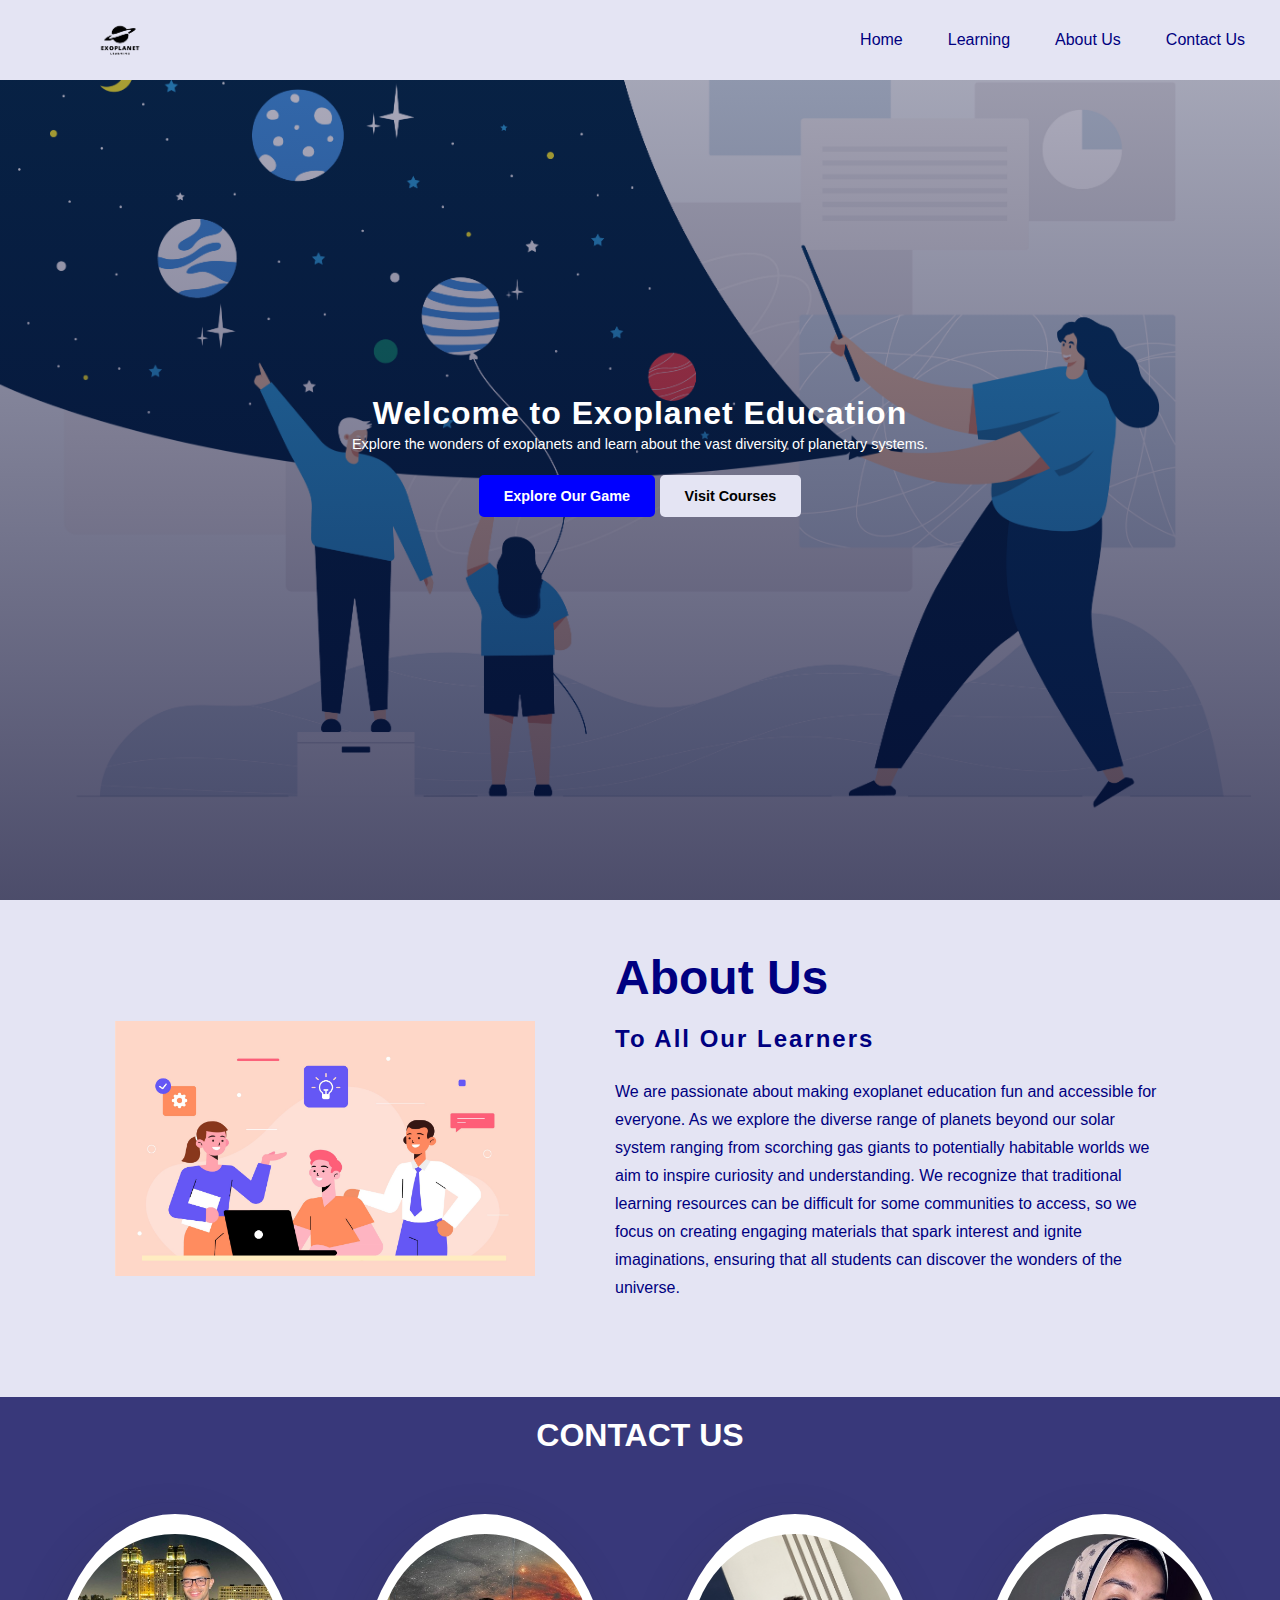
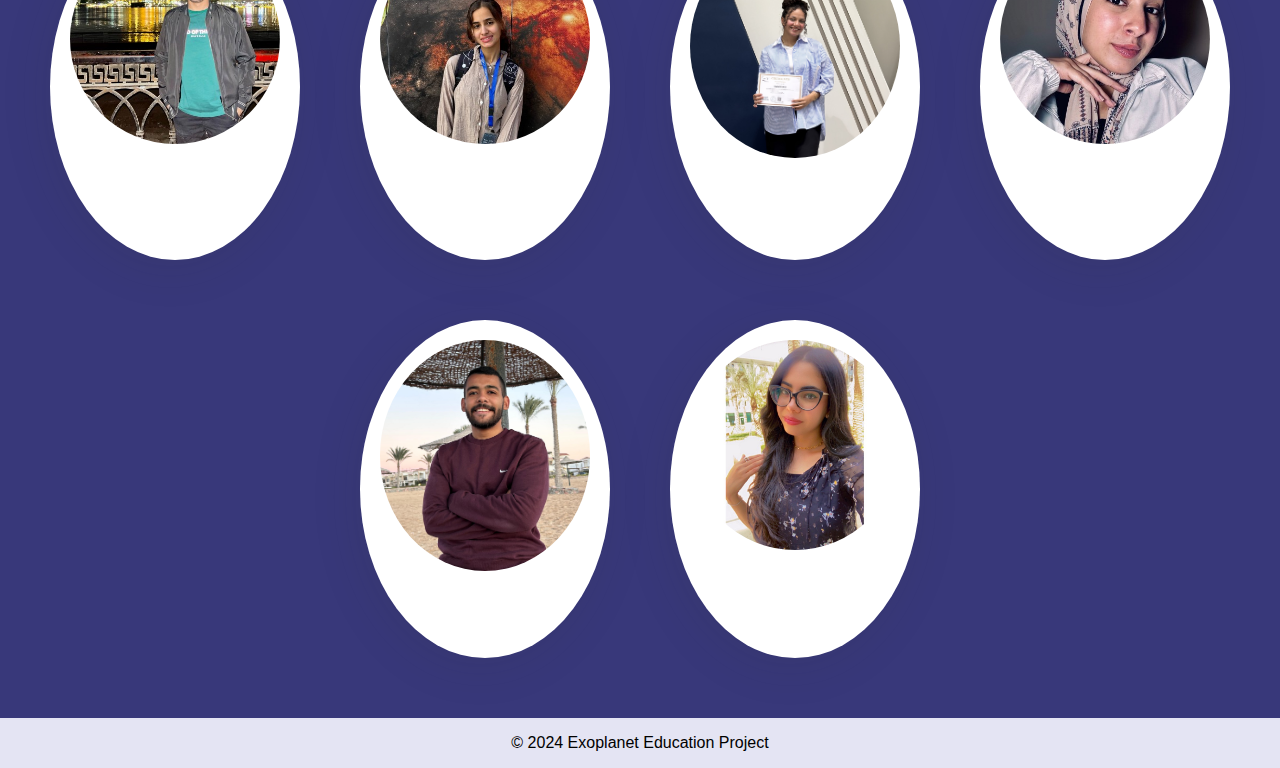
<file: index.html>
<!DOCTYPE html>
<html lang="en">

<head>
    <meta charset="UTF-8">
    <meta http-equiv="X-UA-Compatible" content="IE=edge">
    <meta name="viewport" content="width=device-width, initial-scale=1.0">
    <title>Exoplanet Education</title>
    <link href='https://unpkg.com/boxicons@2.1.4/css/boxicons.min.css' rel='stylesheet'>
    <link rel="stylesheet" href="style.css">
</head>

<body>
    <header>
    <!-- NAVBAR -->
    <nav>
        <img src="Planet-removebg-preview.png" alt="Logo">
        <div class="navigation">
            <i class='bx bx-menu menu-icon'></i> <!-- Menu icon for mobile -->
            <div class="nav-items">
                <a href="#home"><i class="homenav"></i>Home</a>
                <a href="courses.html"><i class="learningnav"></i>Learning</a>
                <a href="#about"><i class="aboutnav"></i>About Us</a>
                <a href="#contact"><i class="contactnav"></i>Contact Us</a>
            </div>
        </div>
    </nav>
    
    
    
     <!-- home -->
     <section id="home">
        <h2>Welcome to Exoplanet Education</h2>
        <p>Explore the wonders of exoplanets and learn about the vast diversity of planetary systems.</p>
        <div class="button">
            <a class="game" href="#">Explore Our Game</a>
            <a class="courses" href="courses.html">Visit Courses</a>
        </div>
      </section>
      <section id="about">
        <div class="main">
            <img src="aboutus.jpg">
            <div class="about-text">
                <h1>About Us</h1>
                <h4>To All Our Learners</h4>
                <p>We are passionate about making exoplanet education fun and accessible for everyone. As we explore the diverse range of planets beyond our solar system ranging from scorching gas giants to potentially habitable worlds we aim to inspire curiosity and understanding. We recognize that traditional learning resources can be difficult for some communities to access, so we focus on creating engaging materials that spark interest and ignite imaginations, ensuring that all students can discover the wonders of the universe.</p>

            </div>
        </div>
      </section>

   
    

    </header>
    <section class="contact">
        <h3 id="contact">CONTACT US <i class="uil uil-user"></i></h3>
        <div class="home-container">
            <div class="profile-card">
                <div class="img">
                    <img src="img4.jpeg">
                </div>
                <div class="caption">
                    <h3>Omar Khaled</h3>
                    <p>Software Engineer</p>
                    <div class="social-links">
                        <a href="https://www.linkedin.com/in/omar-khaled-b32450223/">CONTACT</a>
                    </div>
                </div>
            </div>
            <div class="profile-card">
                <div class="img">
                    <img src="img3.jpeg">
                </div>
                <div class="caption">
                    <h3>Traneem Ehab</h3>
                    <p>Electronics and Electrical <br> Communications Engineer</p>
                    <div class="social-links">
                        <a href="https://www.linkedin.com/in/traneem-ehab/">CONTACT</a></i>
                        
                    </div>
                </div>
            </div>
            <div class="profile-card">
              <div class="img">
                  <img src="img5.jpg">
              </div>
              <div class="caption">
                  <h3>Shahd Kamal</h3>
                  <p>Front-End Developer<br>CyberSecurity Engineer</p>
                  <div class="social-links">
                    <a href="https://www.linkedin.com/in/shahd-kamal-9b9a57274">CONTACT</a></i>
                     
                  </div>
              </div>
          </div>
          
          <div class="profile-card">
            <div class="img">
                <img src="img2.jpeg">
            </div>
            <div class="caption">
                <h3>Afnan Ehab</h3>
                <p>Interior Designer</p>
                <div class="social-links">
                    <a href="https://www.linkedin.com/in/afnan-ehab-63836722a/">CONTACT</a></i>
                    
                </div>
            </div>
        </div>
        <div class="profile-card">
            <div class="img">
                <img src="img6.jpg">
            </div>
            <div class="caption">
                <h3>Mohamed Yasser</h3>
                <p>CyberSecurity Engineer</p>
                <div class="social-links">
                  <a href="https://www.linkedin.com/in/mohamed-yasser-5852a4227">CONTACT</a></i>
                   
                </div>
            </div>
        </div>
            <div class="profile-card">
                <div class="img">
                    <img src="img1.jpeg">
                </div>
                <div class="caption">
                    <h3>Aya Hussein</h3>
                    <p>Machine Learning Engineer</p>
                    <div class="social-links">
                        <a href="https://www.linkedin.com/in/eng-ayahussein/">CONTACT</a></i>
                     
                    </div>
                </div>
            </div>
        </div>
        </div>
    </section>
    <section id="Learning">
        <a href="courses.html"></a>
    </section>
    <footer>
        <div class="container">
            <p>&copy; 2024 Exoplanet Education Project</p>
        </div>
    </footer>
    
</body>
<script>
    window.addEventListener("scroll", function() {
      const nav = document.querySelector("nav");
      nav.classList.toggle("scrolled", window.scrollY > 50);
    });
  
    const menuIcon = document.querySelector('.menu-icon');
    const navItems = document.querySelector('.nav-items');
  
    menuIcon.addEventListener('click', () => {
      navItems.classList.toggle('active');
    });
  </script>
  
</html>
</file>
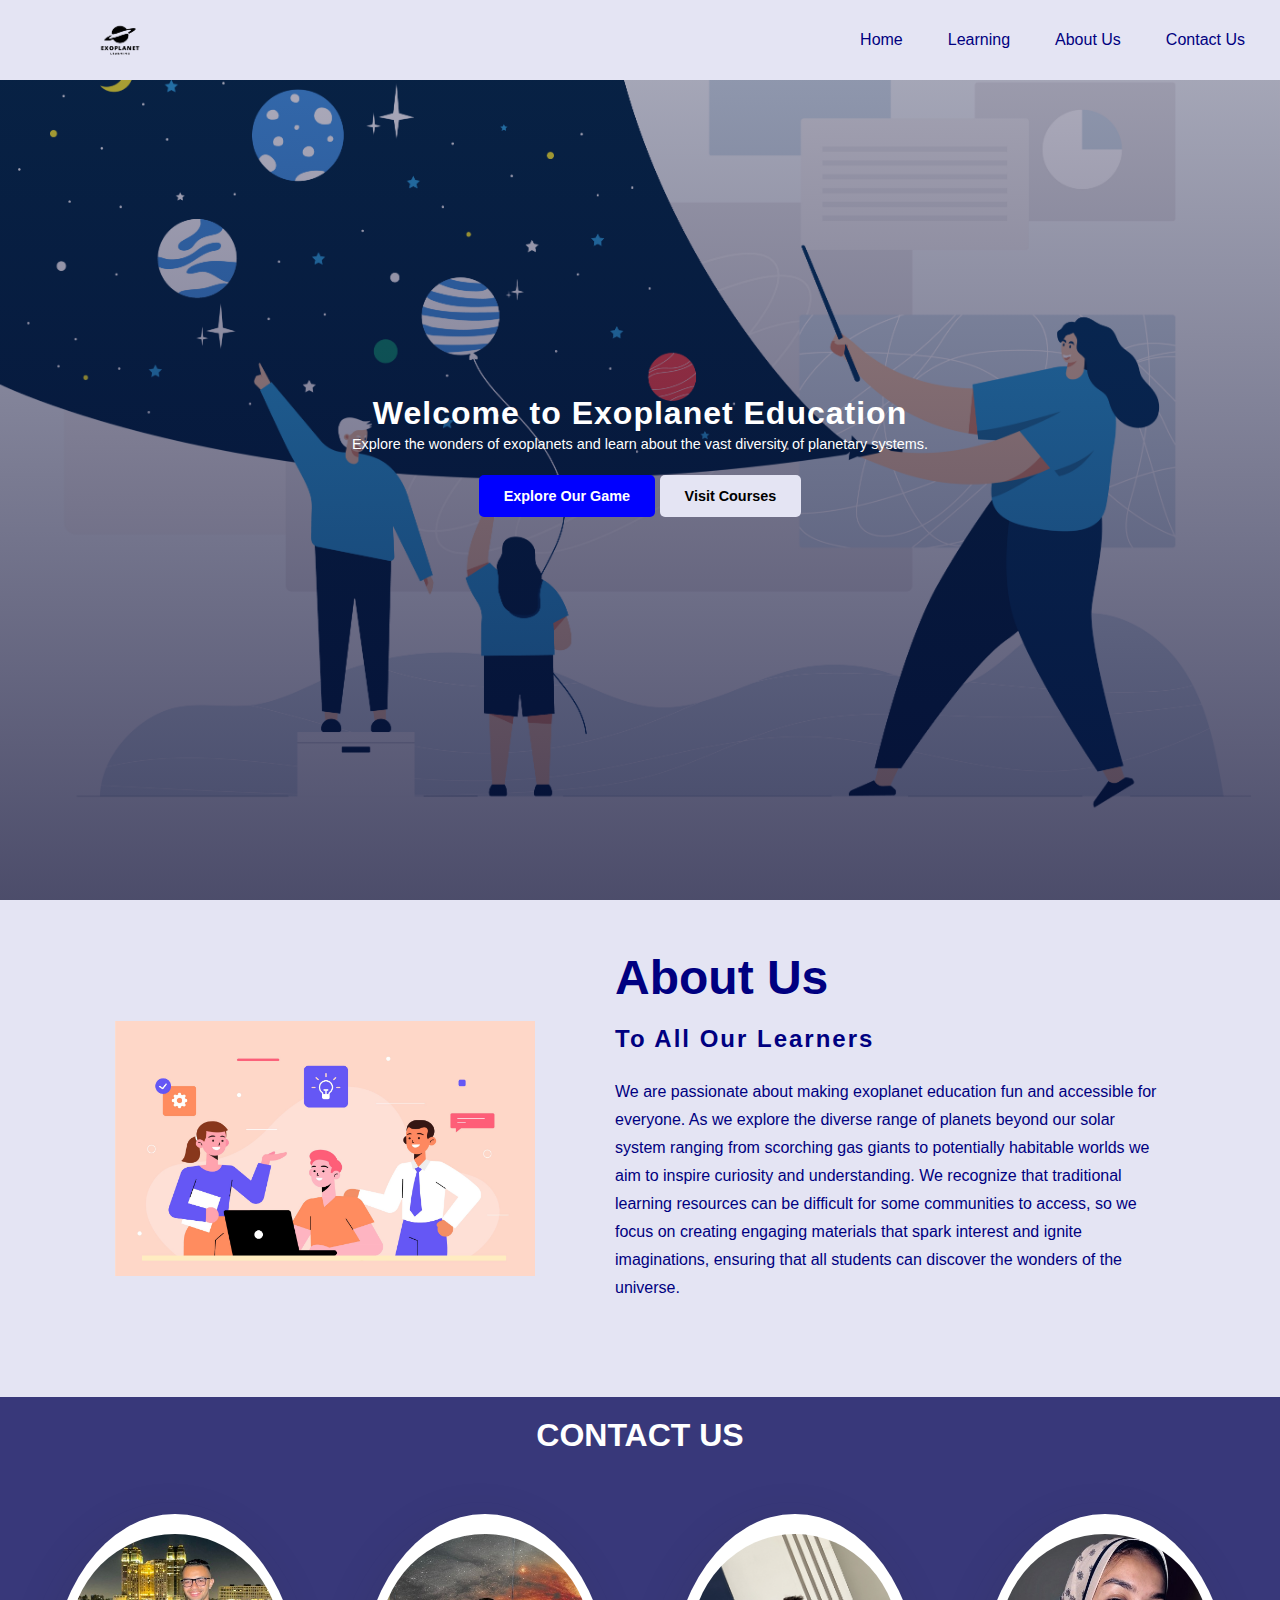
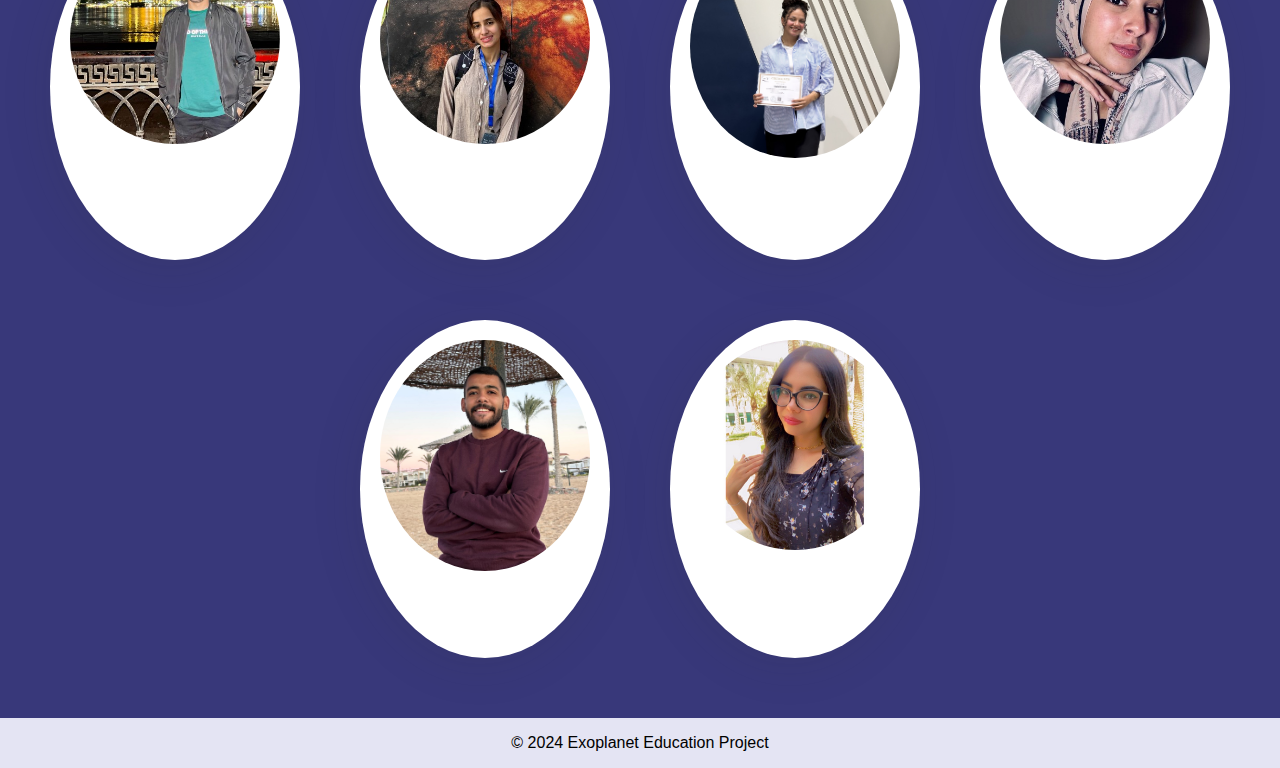
<file: bodyy.html>
<!DOCTYPE html>
<html lang="en">

<head>
    <meta charset="UTF-8">
    <meta http-equiv="X-UA-Compatible" content="IE=edge">
    <meta name="viewport" content="width=device-width, initial-scale=1.0">
    <title>Exoplanet Education</title>
    <link href='https://unpkg.com/boxicons@2.1.4/css/boxicons.min.css' rel='stylesheet'>
    <link rel="stylesheet" href="style.css">
</head>

<body>
    <header>
    <!-- NAVBAR -->
    <nav>
        <img src="Planet-removebg-preview.png" alt="Logo">
        <div class="navigation">
            <div class="nav-items">
                <a href="#home"><i class="homenav"></i>Home</a>
                <a href="courses.html"><i class="learningnav"></i>Learning</a>
                <a href="#about"><i class="aboutnav"></i>About Us</a>
                <a href="#contact"><i class="contactnav"></i>Contact Us</a>
                
               
            </div>

    </nav>
    
    
     <!-- home -->
     <section id="home">
        <h2>Welcome to Exoplanet Education</h2>
        <p>Explore the wonders of exoplanets and learn about the vast diversity of planetary systems.</p>
        <div class="button">
            <a class="game" href="#">Explore Our Game</a>
            <a class="courses" href="courses.html">Visit Courses</a>
        </div>
      </section>
      <section id="about">
        <div class="main">
            <img src="aboutus.jpg">
            <div class="about-text">
                <h1>About Us</h1>
                <h4>To All Our Learners</h4>
                <p>We are passionate about making exoplanet education fun and accessible for everyone. As we explore the diverse range of planets beyond our solar system ranging from scorching gas giants to potentially habitable worlds we aim to inspire curiosity and understanding. We recognize that traditional learning resources can be difficult for some communities to access, so we focus on creating engaging materials that spark interest and ignite imaginations, ensuring that all students can discover the wonders of the universe.</p>

            </div>
        </div>
      </section>

   
    

    </header>
    <section class="contact">
        <h3 id="contact">CONTACT US <i class="uil uil-user"></i></h3>
        <div class="home-container">
            <div class="profile-card">
                <div class="img">
                    <img src="img4.jpeg">
                </div>
                <div class="caption">
                    <h3>Omar Khaled</h3>
                    <p>Software Engineer</p>
                    <div class="social-links">
                        <a href="https://www.linkedin.com/in/omar-khaled-b32450223/">CONTACT</a>
                    </div>
                </div>
            </div>
            <div class="profile-card">
                <div class="img">
                    <img src="img3.jpeg">
                </div>
                <div class="caption">
                    <h3>Traneem Ehab</h3>
                    <p>Electronics and Electrical <br> Communications Engineer</p>
                    <div class="social-links">
                        <a href="https://www.linkedin.com/in/traneem-ehab/">CONTACT</a></i>
                        
                    </div>
                </div>
            </div>
            <div class="profile-card">
              <div class="img">
                  <img src="img5.jpg">
              </div>
              <div class="caption">
                  <h3>Shahd Kamal</h3>
                  <p>Front-End Developer<br>CyberSecurity Engineer</p>
                  <div class="social-links">
                    <a href="https://www.linkedin.com/in/shahd-kamal-9b9a57274">CONTACT</a></i>
                     
                  </div>
              </div>
          </div>
          
          <div class="profile-card">
            <div class="img">
                <img src="img2.jpeg">
            </div>
            <div class="caption">
                <h3>Afnan Ehab</h3>
                <p>Interior Designer</p>
                <div class="social-links">
                    <a href="https://www.linkedin.com/in/afnan-ehab-63836722a/">CONTACT</a></i>
                    
                </div>
            </div>
        </div>
        <div class="profile-card">
            <div class="img">
                <img src="img6.jpg">
            </div>
            <div class="caption">
                <h3>Mohamed Yasser</h3>
                <p>CyberSecurity Engineer</p>
                <div class="social-links">
                  <a href="https://www.linkedin.com/in/mohamed-yasser-5852a4227">CONTACT</a></i>
                   
                </div>
            </div>
        </div>
            <div class="profile-card">
                <div class="img">
                    <img src="img1.jpeg">
                </div>
                <div class="caption">
                    <h3>Aya Hussein</h3>
                    <p>Machine Learning Engineer</p>
                    <div class="social-links">
                        <a href="https://www.linkedin.com/in/eng-ayahussein/">CONTACT</a></i>
                     
                    </div>
                </div>
            </div>
        </div>
        </div>
    </section>
    <section id="Learning">
        <a href="courses.html"></a>
    </section>
    
    
    

    
    
        
    <footer>
        <div class="container">
            <p>&copy; 2024 Exoplanet Education Project</p>
        </div>
    </footer>
</body>

</html>
</file>
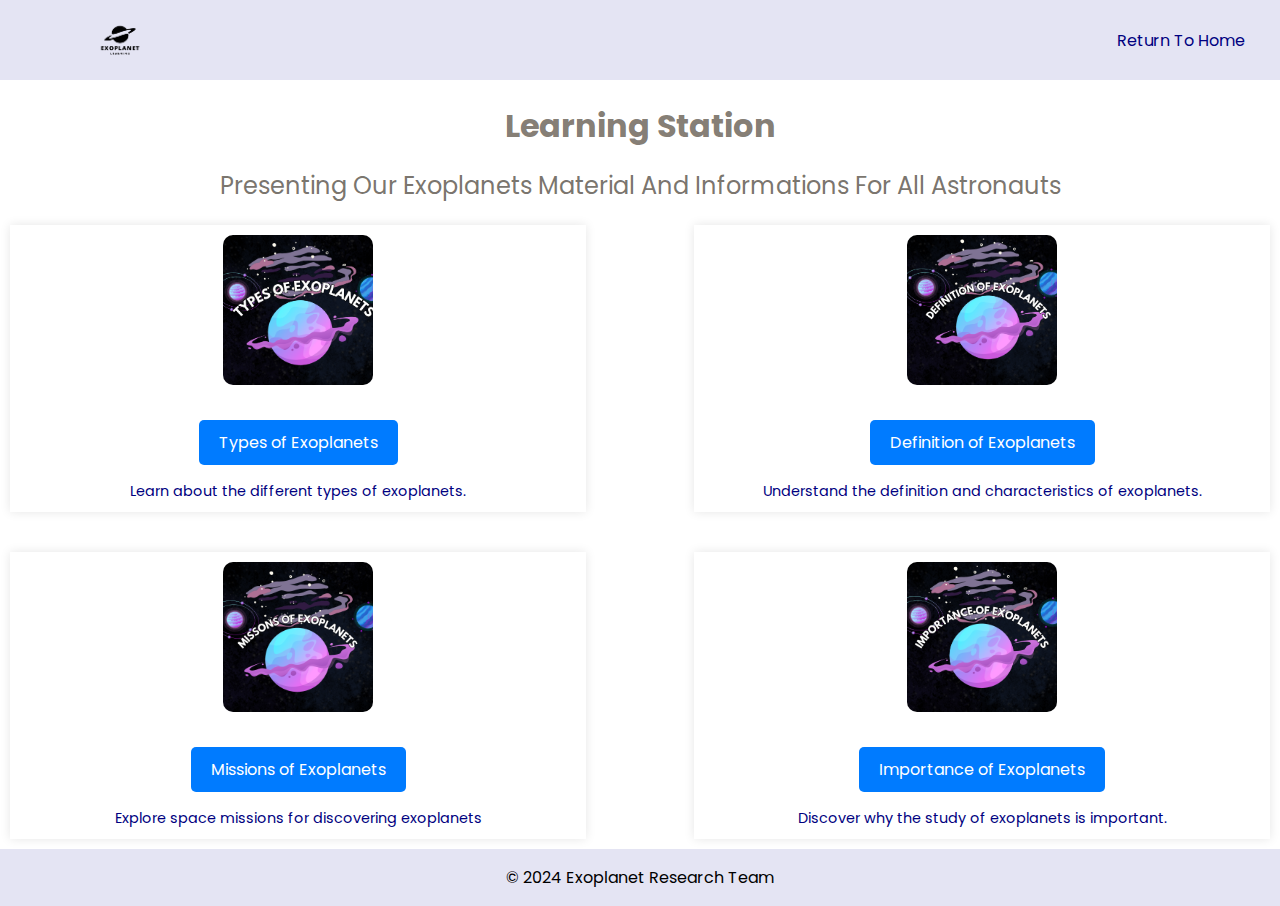
<file: courses.html>
<!DOCTYPE html>
<html lang="en">
<head>
<meta charset="UTF-8">
<meta name="viewport" content="width=device-width, initial-scale=1.0">
<link rel="stylesheet" href="courses.css">
<title>Learning Station</title>
</head>
<body>

        <header>
        <!-- NAVBAR -->
        <nav>
            <img src="Planet-removebg-preview.png" alt="Logo">
            <div class="navigation">
                <i class='bx bx-menu menu-icon'></i> <!-- Menu icon for mobile -->

                <div class="nav-items">
                    <a href="index.html"><i class="homenav"></i>Return To Home</a>
                </div>
        </nav>
   
    
    <section id="data">
        
        <h1 class="lear">Learning Station</h1>
        <p>Presenting Our Exoplanets Material And Informations For All Astronauts</p>
      </section>
      
      <div class="data-row">
        
        <div class="data-section">
            
            <img src="ttyty.png" alt="">
            <a class="btn" href="types.html">Types of Exoplanets</a>
            <p>Learn about the different types of exoplanets. </p>
        </div>
        <div class="data-section">
            <img src="dddd.png" alt="Definition">
            <a class="btn" href="definition.html">Definition of Exoplanets</a>
            <p>Understand the definition and characteristics of exoplanets.</p>
        </div>
        <div class="data-section">
            <img src="missiio.png" alt="">
            <a class="btn" href="M.html">Missions of Exoplanets</a>
            <p>Explore space missions for discovering exoplanets</p>
        </div>
       
        <div class="data-section">
            <img src="iim.png" alt="Importance">
            <a class="btn" href="importance.html">Importance of Exoplanets</a>
            <p>Discover why the study of exoplanets is important.</p>
        </div>
    </div>
        </header>
        <footer>
            <p>&copy; 2024 Exoplanet Research Team</p>
        </footer>
</body>
</html>
</file>
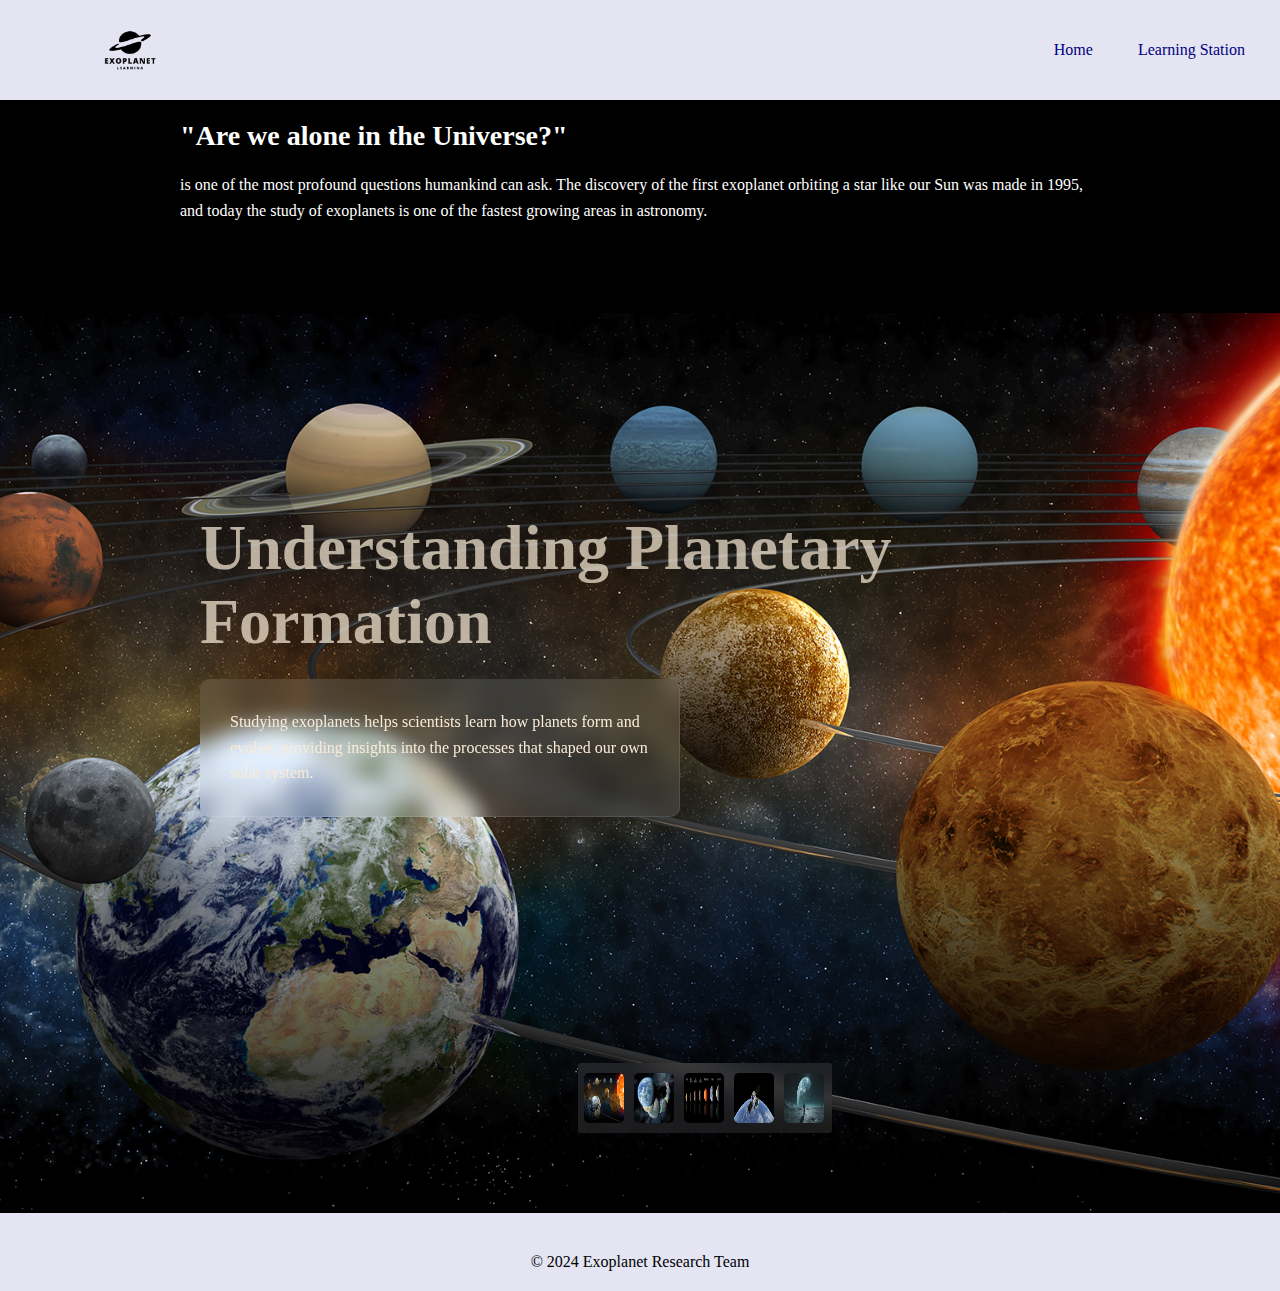
<file: importance.html>
<!DOCTYPE html>
<html lang="en">
<head>
    <meta charset="UTF-8">
    <meta name="viewport" content="width=device-width, initial-scale=1.0">
    <link rel="stylesheet" href="importance.css">
    <link rel="stylesheet" href="swiper-bundle.min.css">
    <link rel="stylesheet" href="https://unicons.iconscout.com/release/v4.0.8/css/line.css">
    
    <title>Importance</title>
</head>
<body>

    
    <header>
      <nav>
        <img src="Planet-removebg-preview.png" alt="Logo">
        <div class="navigation">
            <div class="nav-items">
              <a href="index.html"><i class="homenav"></i> Home</a>
              <a href="courses.html"><i class="learningnav"></i>Learning Station</a>
            </div>

        </nav>
    </header>

    <div class="container">
        <div class="text">
            
            <h2>"Are we alone in the Universe?" </h2>
            <p>is one of the most profound questions humankind can ask. The discovery of the first exoplanet orbiting a star like our Sun was made in 1995, and today the study of exoplanets is one of the fastest growing areas in astronomy.</p>
        </div>
       
    </div>

    
    <section class="home">
        <div class="swiper-background">
          
            <div class="swiper-wrapper">
              
              <div class="swiper-slide">
                <img src="planet-formation.jpg" />
                <div class="img1-content">
                    <h2 class="title1">Understanding Planetary Formation</h2>
                    <p>Studying exoplanets helps scientists learn how planets form and evolve, providing insights into the processes that shaped our own solar system.</p>
             
                    
                </div>
              </div>
              <div class="swiper-slide dark-layer">
                <img src="sear.jpg" />
                <div class="img1-content">
                    <h2 class="title1">Searching for Life</h2>
                    <p>Exoplanets offer potential habitats for life. By examining their atmospheres, scientists can look for signs of life, such as specific gases that indicate biological activity.</p>
                   
                    
                </div>
              </div>

              <div class="swiper-slide">
                <img src="compar.jpg" />
                <div class="img1-content">
                    <h2 class="title1">Comparing Planetary Systems</h2>
                    <p>Exoplanets come in various sizes and types, some very different from those in our solar system. This diversity helps test theories about planetary system formation and evolution.</p>
                    
                </div>
              </div>
              <div class="swiper-slide">
                <img src="tesssss.png" />
                <div class="img1-content">
                    <h2 class="title1">Technological Advancements</h2>
                    <p>The search for exoplanets drives the development of new technologies and methods, such as advanced telescopes and data analysis techniques, which have broader applications.</p>
                    
                    
                    
                    
                </div>
              </div>
              <div class="swiper-slide">
                <img src="cur.jpg" />
                <div class="img1-content">
                    <h2 class="title1">Inspiring Curiosity and Exploration</h2>
                    <p>Discovering new worlds fuels our curiosity and desire to explore, helping us understand our place in the universe and inspiring future generations of scientists and explorers.</p>
  
                </div>
              </div>
            </div>
          </div>
          <div class="swiper-background-thumbs">
            <div class="swiper-wrapper thumbs-container">
              <img src="planet-formation.jpg"class="swiper-slide" alt="">
              <img src="sear.jpg" class="swiper-slide" alt="">
              <img src="compar.jpg" class="swiper-slide" alt="">
              <img src="tesssss.png" class="swiper-slide" alt="">
              <img src="cur.jpg" class="swiper-slide" alt="">
            
        
             
              <div class="swiper-slide">
                
              </div>
              
            </div>
          </div>
    </section>
    
      
 
    
    <script src="swiper-bundle.min.js"></script>
    <script src="importance.js"></script>
    <footer>
      <p> &copy; 2024 Exoplanet Research Team</p>
  </footer>
</body>
</html>
</file>
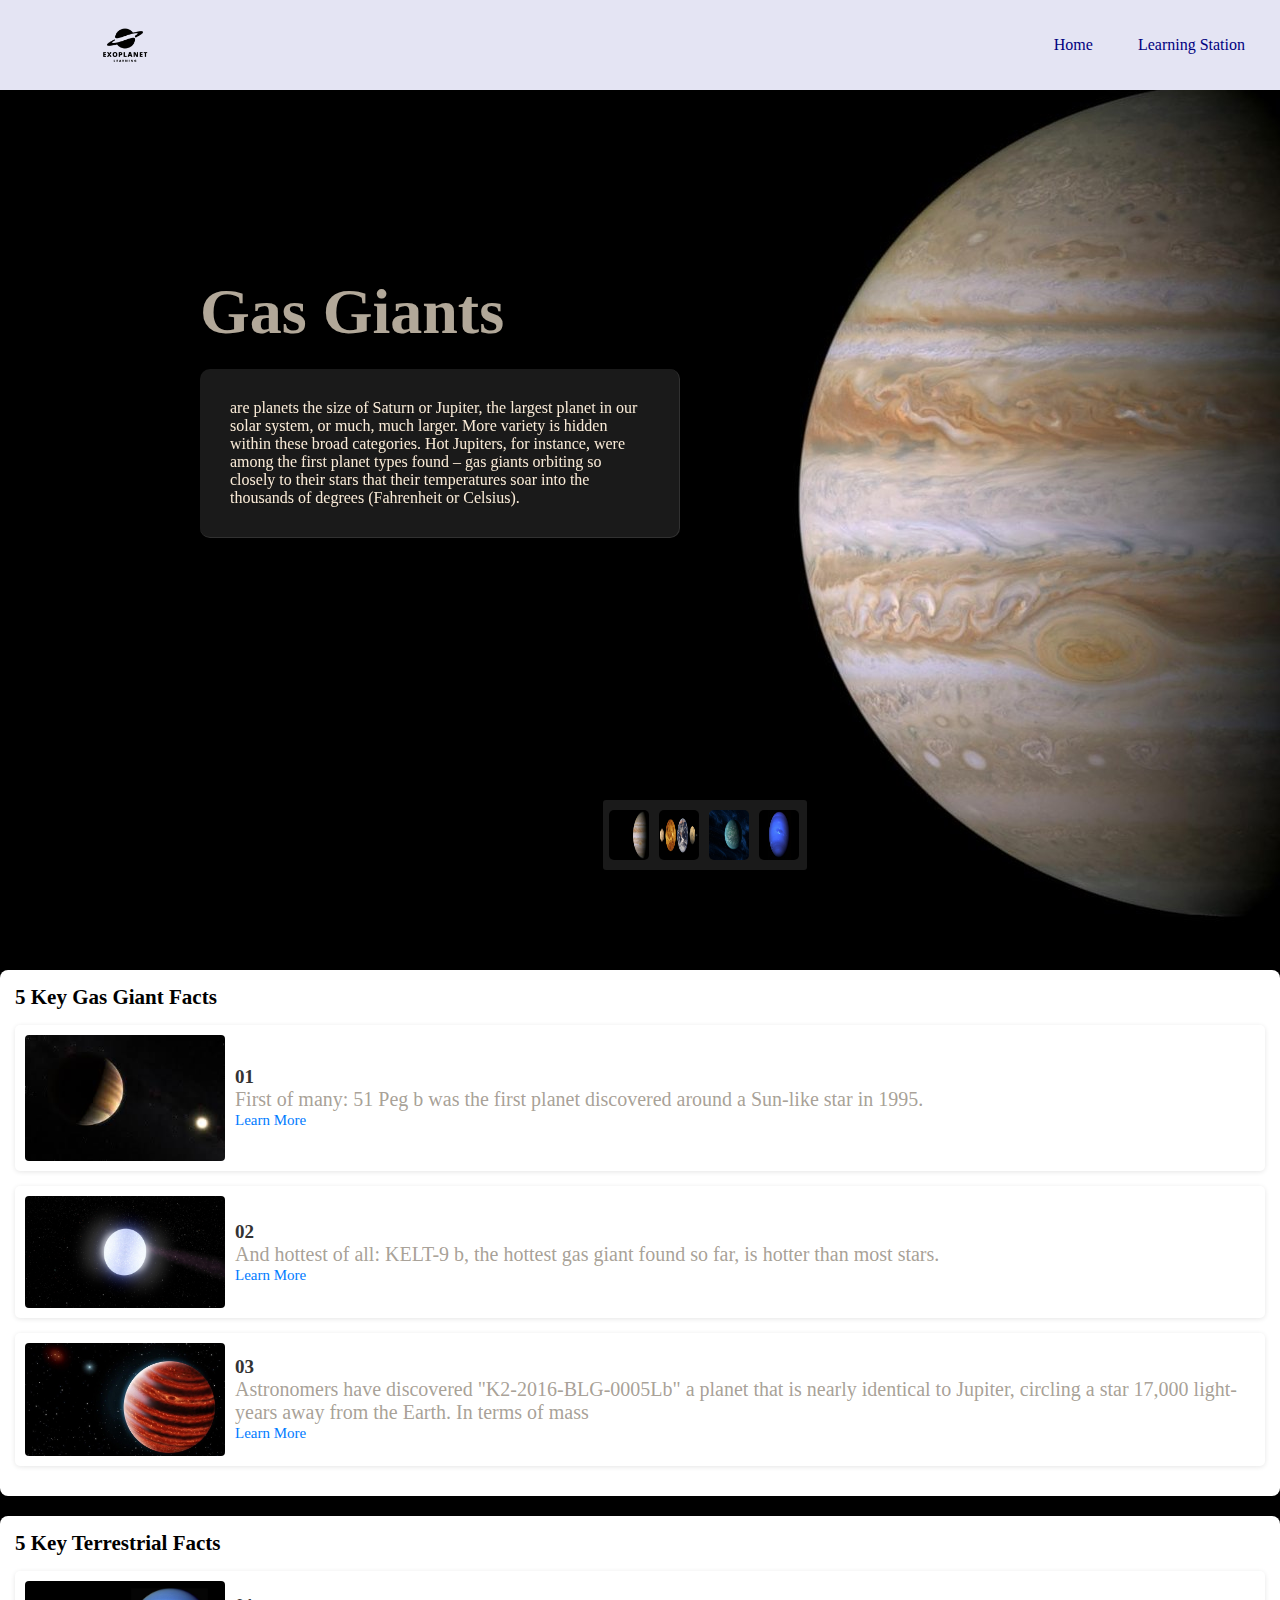
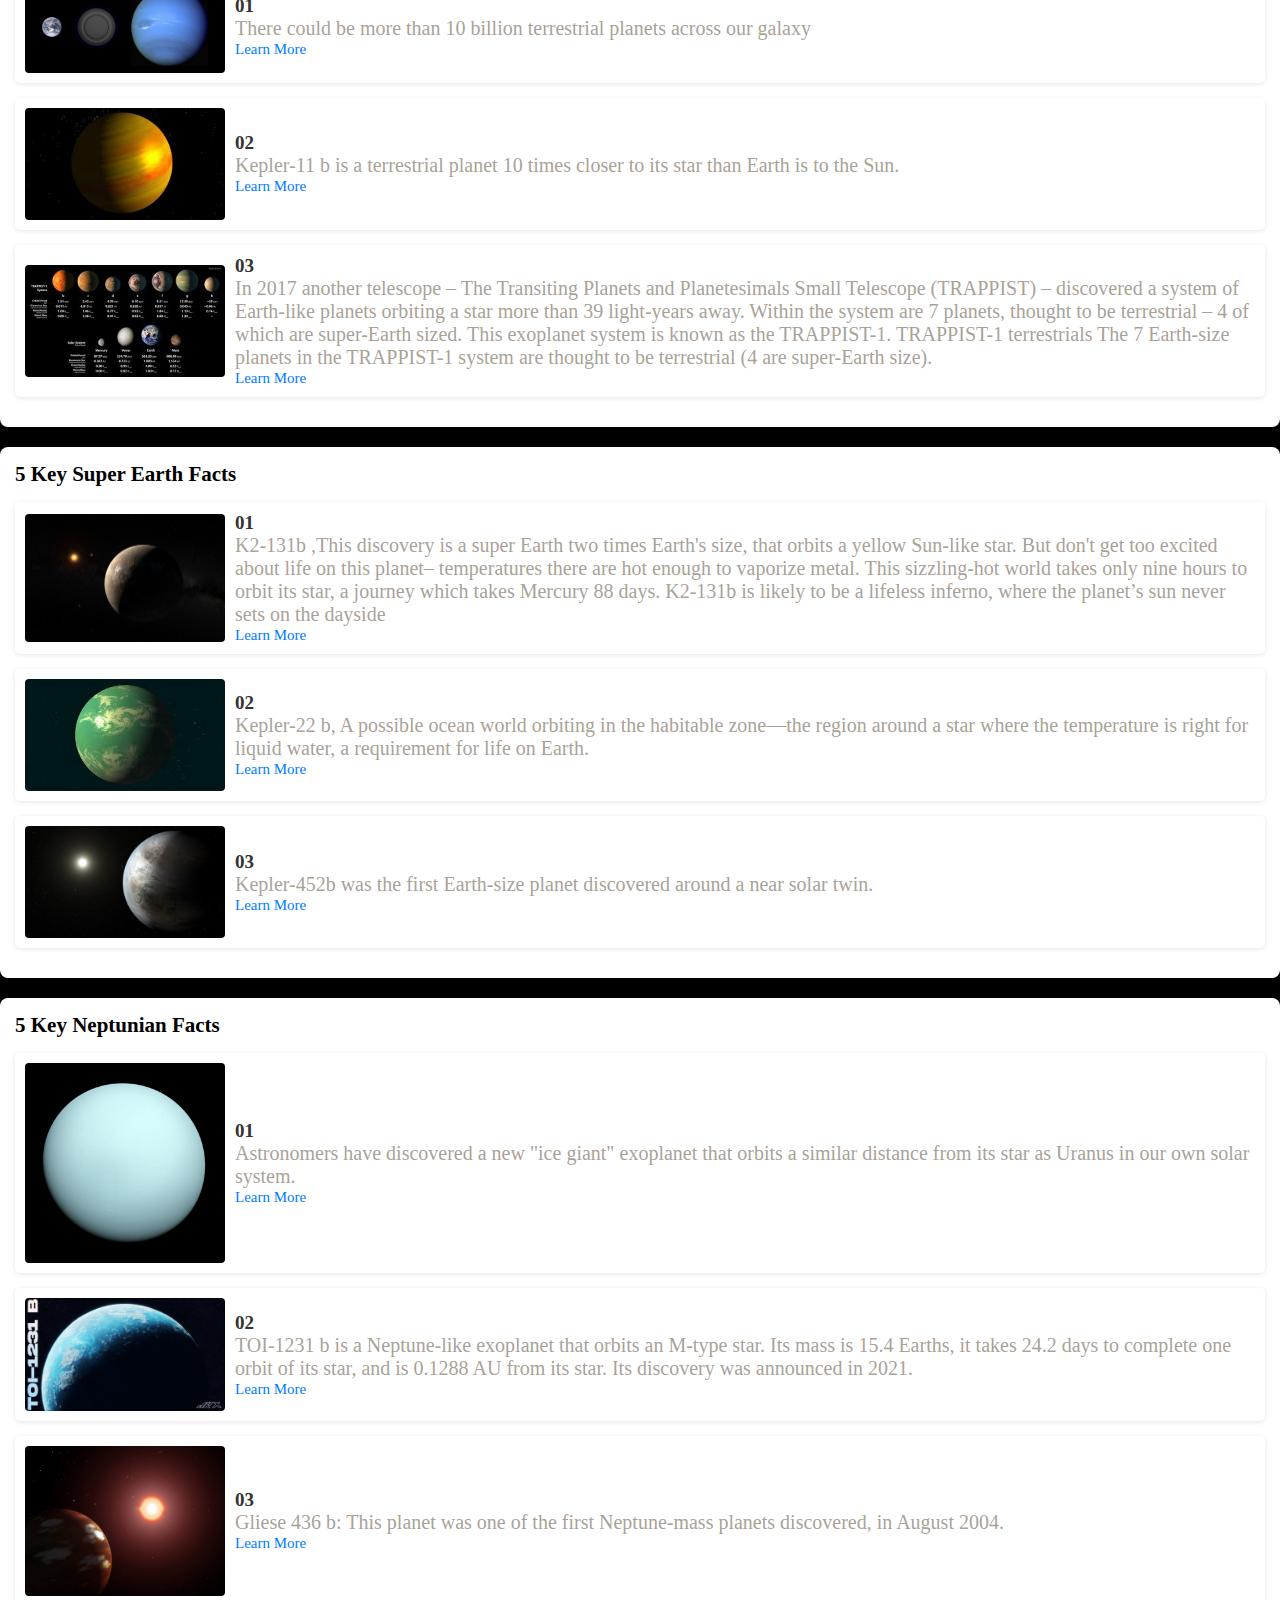
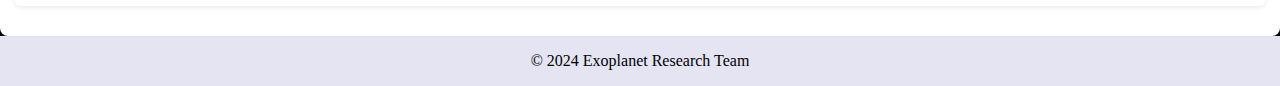
<file: types.html>
<!DOCTYPE html>
<html lang="en">
<head>
    <meta charset="UTF-8">
    <meta name="viewport" content="width=device-width, initial-scale=1.0">
    <link rel="stylesheet" href="types.css">
    <link rel="stylesheet" href="swiper-bundle.min.css">
    <link rel="stylesheet" href="https://unicons.iconscout.com/release/v4.0.8/css/line.css">
    
    <title>Type of Planets</title>
</head>
<body>

    
    <header>
      <nav>
        <img src="Planet-removebg-preview.png" alt="Logo">
        <div class="navigation">
            <i class='bx bx-menu menu-icon'></i> <!-- Menu icon for mobile -->

            <div class="nav-items">
              <a href="index.html"><i class="homenav"></i>Home</a>
              <a href="courses.html"><i class="learningnav"></i>Learning Station</a>   
         </div>
    </nav>
    </header>
    
    <section class="home">
        <div class="swiper-background">
          
            <div class="swiper-wrapper">
              
              <div class="swiper-slide">
                <img src="giant.jpeg" />
                <div class="img1-content">
                    <h2 class="title1">Gas Giants</h2>
                    <p> are planets the size of Saturn or Jupiter, the largest planet in our solar system, or much, much larger. More variety is hidden within these broad categories. Hot Jupiters, for instance, were among the first planet types found – gas giants orbiting so closely to their stars that their temperatures soar into the thousands of degrees (Fahrenheit or Celsius).</p>
             
                    
                </div>
              </div>
              <div class="swiper-slide dark-layer">
                <img src="ter.png" />
                <div class="img1-content">
                    <h2 class="title1">Terrestrial Planets</h2>
                    <p>Terrestrial planets are rocky and solid. They have a well-defined surface and are composed primarily of silicate rocks and metals. Examples include Earth and Mars.</p>
                   
                    
                </div>
              </div>

              <div class="swiper-slide">
                <img src="super.jpg" />
                <div class="img1-content">
                    <h2 class="title1">Super-Earths</h2>
                    <p>Super-Earths are exoplanets with a mass larger than Earth's but significantly less than that of gas giants. They can be rocky or gas-rich and are often found in the habitable zone.</p>
                    
                </div>
              </div>
              <div class="swiper-slide">
                <img src="nep.jpg" />
                <div class="img1-content">
                    <h2 class="title1">Neptunian exoplanets</h2>
                    <p>Neptunian exoplanets are similar in size to Neptune or Uranus in our solar system. Neptunian planets typically have hydrogen and helium-dominated atmospheres with cores of rock and heavier metals.</p>
                    
                    
                    
                    
                </div>
              </div>
            </div>
          </div>
          <div class="swiper-background-thumbs">
            <div class="swiper-wrapper thumbs-container">
              <img src="giant.jpeg"class="swiper-slide" alt="">
              <img src="ter.png" class="swiper-slide" alt="">
              <img src="super.jpg" class="swiper-slide" alt="">
              <img src="nep.jpg" class="swiper-slide" alt="">
              
            
        
             
              <div class="swiper-slide">
                
              </div>
              
            </div>
          </div>
    </section>
    
    <div class="key-facts">
        <h3>5 Key Gas Giant Facts</h3>
        <div class="fact">
          <img src="images.jpeg" alt="Gas giant fiery transit">
          <div class="fact-description">
            <strong>01</strong>
            <p>First of many: 51 Peg b was the first planet discovered around a Sun-like star in 1995.</p>
            <a href="https://science.nasa.gov/universe/exoplanets/nobel-winners-changed-our-understanding-with-exoplanet-discovery/">Learn More</a>
          </div>
        </div>



        <div class="fact">
            <img src="hoo.jpg" alt="KELT-9 b illustration">
            <div class="fact-description">
                <strong>02</strong>
                <p>And hottest of all: KELT-9 b, the hottest gas giant found so far, is hotter than most stars.</p>
                <a href="https://science.nasa.gov/universe/exoplanets/for-hottest-planet-a-major-meltdown-study-shows/">Learn More</a>
            </div>
        </div>

        <div class="fact">
            <img src="ju.jpg" alt="Twin planet to Jupiter">
            <div class="fact-description">
                <strong>03</strong>
                <p>Astronomers have discovered "K2-2016-BLG-0005Lb" a planet that is nearly identical to Jupiter, circling a star 17,000 light-years away from the Earth. In terms of mass</p>
                <a href="https://en.wikipedia.org/wiki/K2-2016-BLG-0005Lb">Learn More</a>
            </div>
        </div>
    </div>

    <div class="key-facts">
        <h3>5 Key Terrestrial Facts</h3>

        <div class="fact">
            <img src="tw.png" alt="Twin planet to Jupiter">
            <div class="fact-description">
                <strong>01</strong>
                <p>There could be more than 10 billion terrestrial planets across our galaxy </p>
                <a href="https://www.nasa.gov/image-article/milky-ways-100-billion-planets/">Learn More</a>
            </div>
        </div>

        <div class="fact">
            <img src="kooo.jpeg" alt="Gas giant fiery transit">
            <div class="fact-description">
                <strong>02</strong>
                <p>Kepler-11 b is a terrestrial planet 10 times closer to its star than Earth is to the Sun.</p>
                <a href="https://science.nasa.gov/exoplanet-catalog/kepler-11-b/">Learn More</a>
            </div>
        </div>



        <div class="fact">
            <img src="teraa.jpeg" alt="KELT-9 b illustration">
            <div class="fact-description">
                <strong>03</strong>
                <p>In 2017 another telescope – The Transiting Planets and Planetesimals Small Telescope (TRAPPIST) – discovered a system of Earth-like planets orbiting a star more than 39 light-years away. Within the system are 7 planets, thought to be terrestrial – 4 of which are super-Earth sized. This exoplanet system is known as the TRAPPIST-1. 
                    TRAPPIST-1 terrestrials
                    The 7 Earth-size planets in the TRAPPIST-1 system are thought to be terrestrial (4 are super-Earth size).</p>
                <a href="https://www.space.com/35806-trappist-1-facts.html">Learn More</a>
            </div>
        </div>

       
    </div>

    <div class="key-facts">
        <h3>5 Key Super Earth Facts</h3>

        <div class="fact">
            <img src="k213.jpg" alt="">
            <div class="fact-description">
                <strong>01</strong>
                <p>K2-131b ,This discovery is a super Earth two times Earth's size, that orbits a yellow Sun-like star. But don't get too excited about life on this planet– temperatures there are hot enough to vaporize metal. This sizzling-hot world takes only nine hours to orbit its star, a journey which takes Mercury 88 days. K2-131b is likely to be a lifeless inferno, where the planet’s sun never sets on the dayside</p>
                <a href="https://science.nasa.gov/exoplanet-catalog/k2-131-b/">Learn More</a>
            </div>
        </div>



        <div class="fact">
            <img src="kp.jpeg" alt="KELT-9 b illustration">
            <div class="fact-description">
                <strong>02</strong>
                <p>
                    Kepler-22 b, A possible ocean world orbiting in the habitable zone—the region around a star where the temperature is right for liquid water, a requirement for life on Earth.</p>
                <a href="https://en.wikipedia.org/wiki/Kepler-22b">Learn More</a>
            </div>
        </div>

        <div class="fact">
            <img src="Kepler-452b_artist_concept.jpg" alt="Twin planet to Jupiter">
            <div class="fact-description">
                <strong>03</strong>
                <p>Kepler-452b was the first Earth-size planet discovered around a near solar twin.</p>
                <a href="https://en.wikipedia.org/wiki/Kepler-452b">Learn More</a>
            </div>
        </div>
    </div>

    <div class="key-facts">
        <h3>5 Key Neptunian Facts</h3>

        <div class="fact">
            <img src="iceeeee.jpg" alt="Gas giant fiery transit">
            <div class="fact-description">
                <strong>01</strong>
                <p>Astronomers have discovered a new "ice giant" exoplanet that orbits a similar distance from its star as Uranus in our own solar system.</p>
                <a href="https://science.nasa.gov/universe/exoplanets/astronomers-discover-first-ice-giant-exoplanet/">Learn More</a>
            </div>
        </div>



        <div class="fact">
            <img src="t.jpg" alt="KELT-9 b illustration">
            <div class="fact-description">
                <strong>02</strong>
                <p>TOI-1231 b is a Neptune-like exoplanet that orbits an M-type star. Its mass is 15.4 Earths, it takes 24.2 days to complete one orbit of its star, and is 0.1288 AU from its star. Its discovery was announced in 2021.</p>
                <a href="https://science.nasa.gov/exoplanet-catalog/toi-1231-b/">Learn More</a>
            </div>
        </div>

        <div class="fact">
            <img src="g.jpg" alt="Twin planet to Jupiter">
            <div class="fact-description">
                <strong>03</strong>
                <p>Gliese 436 b: This planet was one of the first Neptune-mass planets discovered, in August 2004.</p>
                <a href="https://en.wikipedia.org/wiki/Gliese_436_b">Learn More</a>
            </div>
        </div>
</div>
      
    
    
        
   
    
      
  
    
    <script src="swiper-bundle.min.js"></script>
    <script src="types.js"></script>
    <footer>
      <p>&copy; 2024 Exoplanet Research Team</p>
  </footer>
</body>
</html>
</file>
<file: style.css>
/* Global Styles */
* {
  margin: 0;
  padding: 0;
  box-sizing: border-box;
}
body {
  font-family: Verdana, Geneva, Tahoma, sans-serif;
  background-color: white;
  display: flex;
  flex-direction: column;
  min-height: 100vh;
}
/* Default Navbar for larger screens (including laptops) */
nav {
  display: flex;
  align-items: center;
  justify-content: space-between;
  padding: 10px 20px;
  background-color: rgb(228, 228, 243);
  position: fixed;
  top: 0;
  left: 0;
  width: 100%;
  z-index: 1000;
}

nav img {
  height: 60px;
  width: auto;
  margin-left: 70px; 
}

.navigation {
  display: flex;
  align-items: center;
}

.nav-items {
  display: flex;
  gap: 15px;
}

.nav-items a {
  color: navy;
  text-decoration: none;
  padding: 10px 15px;
  font-weight: 400;
}

.nav-items a:hover {
  background-color: #b3b6b7;
  border-radius: 20px;
}

/* Mobile View (Overlay) */
@media screen and (max-width: 768px) {
  .nav-items {
    position: absolute;
    top: 100%;
    right: 0;
    background-color: rgba(228, 228, 243, 0.95); /* Overlay background with transparency */
    width: 100%;
    max-width: 300px;
    display: none; /* Hidden by default */
    flex-direction: column;
    align-items: center;
  }

  .nav-items.active {
    display: flex; /* Show the nav items when the menu is toggled */
  }

  .nav-items a {
    padding: 15px;
    border-bottom: 1px solid #b3b6b7;
    width: 100%;
    text-align: center;
  }

  .menu-icon {
    display: block;
    cursor: pointer;
    font-size: 1.5rem;
    color: navy;
  }
}

/* Small Screens (Under 480px) */
@media screen and (max-width: 480px) {
  nav img {
    height: 50px;
  }

  .nav-items {
    gap: 10px;
  }
}

/* Show the full menu on laptop view */
@media screen and (min-width: 769px) {
  .menu-icon {
    display: none; /* Hide the menu icon on laptop and larger screens */
  }

  .nav-items {
    display: flex; /* Show the nav items by default on larger screens */
    position: static;
    width: auto;
    background: none;
    flex-direction: row; /* Horizontal alignment */
  }

  .nav-items a {
    padding: 10px 15px;
  }
}


#home {
  background-image: linear-gradient(rgba(9, 5, 54, 0.3), rgba(5, 4, 46, 0.7)),
    url("January_life_style_working_96.jpg");
  width: 100%;
  height: 100vh;
  background-size: cover;
  background-position: center;
  display: flex;
  justify-content: center;
  align-items: center;
  text-align: center;
  flex-direction: column;
}
#home h2 {
  color: white;
  font-size: 2rem;
  letter-spacing: 1px;
}
#home p {
  width: 70%; /* Adjust width for smaller screens */
  color: white;
  font-size: 0.9rem;
  line-height: 25px;
}
#home .button {
  margin-top: 30px;
}
#home a {
  text-decoration: none;
  font-size: 0.9rem;
  padding: 13px 25px; /* Reduce padding for smaller screens */
  background-color: white;
  font-weight: 600;
  border-radius: 5px;
}
#home a.game {
  color: white;
  background: blue;
}
#home a.game:hover {
  color: black;
  background: white;
}
#home a.courses {
  color: black;
  background-color: rgb(228, 228, 243);
}
#home a.courses:hover {
  color: white;
  background: #b3b6b7;
}

#about {
  width: 100%;
  padding: 50px 0px;
  background-color: rgb(228, 228, 243);
}
#about img {
  width: 100%;
  max-width: 420px; /* Responsive max width */
  height: auto;
}
.about-text {
  width: 100%;
  max-width: 550px; /* Ensure responsiveness */
}

.main {
  width: 100%;
  max-width: 1130px;
  margin: 0 auto;
  display: flex;
  align-items: center;
  justify-content: space-around;
  flex-wrap: wrap; /* Allow wrapping on smaller screens */
}
.about-text h1 {
  color: navy;
  font-size: 3rem;
  text-transform: capitalize;
  margin-bottom: 20px;
}
.about-text h4 {
  color: navy;
  font-size: 1.5rem;
  margin-bottom: 25px;
  letter-spacing: 2px;
}
.about-text p {
  color: navy;
  line-height: 28px;
  font-size: 1rem;
  margin-bottom: 45px;
}
.contact {
  width: 100%;
  padding: 20px 0;
  background-color: rgb(56, 56, 122);
  display: flex;
  flex-direction: column;
  align-items: center;
}

.contact h3 {
  color: white;
  font-size: 2rem;
  text-transform: capitalize;
  margin-bottom: 20px;
}

.home-container {
  display: flex;
  flex-wrap: wrap; /* Allows items to wrap to the next row if needed */
  justify-content: center;
  gap: 20px;
  padding: 20px;
}

.profile-card {
  flex: 1 1 220px; /* Flex-grow, flex-shrink, and min width 220px */
  max-width: 250px;
  height: auto;
  background-color: #fff;
  padding: 20px;
  border-radius: 50%;
  box-shadow: -5px 8px 45px rgba(51, 51, 51, 0.126);
  transition: all 0.4s;
  margin: 20px;
  display: flex;
  flex-direction: column;
  align-items: center;
  justify-content: center;
}

.profile-card:hover {
  border-radius: 10px;
}

.profile-card .img {
  width: 100%;
  height: 100%;
}

.profile-card:hover img {
  border-radius: 10px;
  transform: translateY(-70px);
}

.profile-card a {
  color: #333;
  text-align: center;
}

.img img {
  object-fit: cover;
  width: 100%;
  border-radius: 50%;
  transition: all 0.4s;
  z-index: 99;
}

.caption {
  text-align: center;
  transform: translateY(-90px);
  opacity: 0;
  pointer-events: none;
  transition: all 0.5s;
}

.profile-card:hover .caption {
  opacity: 1;
  pointer-events: all;
}

.caption h3 {
  font-size: 1rem;
  color: #0c52a1;
  font-weight: 600;
}

.caption p {
  font-size: 0.8rem;
  font-weight: 500;
  margin: -10px 0 12px;
  color: black;
}

.caption .social-links {
  margin-top: -10px;
}

.caption .social-links a {
  font-size: 0.8rem;
  margin: -10px 5px 0;
  cursor: pointer;
  color: #333;
  transition: all 0.4s;
}

.caption .social-links a:hover {
  color: #0c52a1;
}

/* Flexbox adjustments for responsiveness */
@media screen and (max-width: 768px) {
  .profile-card {
    flex: 1 1 200px;
  }

  .caption {
    transform: translateY(-80px);
  }
}

@media screen and (max-width: 480px) {
  .profile-card {
    flex: 1 1 160px; /* Allow cards to shrink more on smaller screens */
  }

  .profile-card:hover img {
    transform: translateY(-60px);
  }

  .caption h3 {
    font-size: 0.9rem;
  }

  .caption p {
    font-size: 0.75rem;
  }
}

footer {
  background-color: rgb(228, 228, 243);
  color: black;
  text-align: center;
  padding: 1rem;
  margin-top: auto;
}

/* Media Queries for Smaller Screens */
@media screen and (max-width: 768px) {
  nav img {
    margin-left: 10px;
    height: 50px;
  }

  .nav-items a {
    padding: 8px 10px;
  }

  #home p {
    width: 90%;
  }

  .main {
    flex-direction: column; /* Stack elements on smaller screens */
  }

  .about-text h1 {
    font-size: 2rem;
  }

  .about-text h4 {
    font-size: 1.2rem;
  }

  .about-text p {
    font-size: 0.9rem;
  }
}

@media screen and (max-width: 480px) {
  nav img {
    height: 40px;
  }

  .nav-items {
    flex-direction: column;
    gap: 10px;
  }

  #home h2 {
    font-size: 1.5rem;
  }

  .profile-card {
    padding: 10px;
  }

  .profile-card:hover {
    height: auto;
  }
}
</file>
<file: courses.css>
@import url("https://fonts.googleapis.com/css2?family=Poppins:wght@300;500;600&display=swap");
* {
  margin: 0;
  padding: 0;
  box-sizing: border-box;
  font-family: "poppins";
}
body {
  font-family: Verdana, Geneva, Tahoma, sans-serif;
  margin: 0;
  padding: 0;
  background-color: white;
  display: flex;
  flex-direction: column;
  min-height: 100vh;
}
/* Default Navbar for larger screens (including laptops) */
nav {
  display: flex;
  align-items: center;
  justify-content: space-between;
  padding: 10px 20px;
  background-color: rgb(228, 228, 243);
  position: fixed;
  top: 0;
  left: 0;
  width: 100%;
  z-index: 1000;
}

nav img {
  height: 60px;
  width: auto;
  margin-left: 70px; 
}

.navigation {
  display: flex;
  align-items: center;
}

.nav-items {
  display: flex;
  gap: 15px;
}

.nav-items a {
  color: navy;
  text-decoration: none;
  padding: 10px 15px;
  font-weight: 400;
}

.nav-items a:hover {
  background-color: #b3b6b7;
  border-radius: 20px;
}

/* Mobile View (Overlay) */
@media screen and (max-width: 768px) {
  .nav-items {
    position: absolute;
    top: 100%;
    right: 0;
    background-color: rgba(228, 228, 243, 0.95); /* Overlay background with transparency */
    width: 100%;
    max-width: 300px;
    display: none; /* Hidden by default */
    flex-direction: column;
    align-items: center;
  }

  .nav-items.active {
    display: flex; /* Show the nav items when the menu is toggled */
  }

  .nav-items a {
    padding: 15px;
    border-bottom: 1px solid #b3b6b7;
    width: 100%;
    text-align: center;
  }

  .menu-icon {
    display: block;
    cursor: pointer;
    font-size: 1.5rem;
    color: navy;
  }
}

/* Small Screens (Under 480px) */
@media screen and (max-width: 480px) {
  nav img {
    height: 50px;
  }

  .nav-items {
    gap: 10px;
  }
}

/* Show the full menu on laptop view */
@media screen and (min-width: 769px) {
  .menu-icon {
    display: none; /* Hide the menu icon on laptop and larger screens */
  }

  .nav-items {
    display: flex; /* Show the nav items by default on larger screens */
    position: static;
    width: auto;
    background: none;
    flex-direction: row; /* Horizontal alignment */
  }

  .nav-items a {
    padding: 10px 15px;
  }
}

#data {
  padding: 8vw 8vw 0 8vw;
  text-align: center;
}

#data h1 {
  font-size: 2rem;
  color: rgba(80, 70, 56, 0.714);
}

#data p {
  color: rgba(63, 56, 46, 0.714);
  font-size: 1.5rem;
  margin-top: 18px;
}

/* Flexbox container for data sections */
.data-row {
  display: flex;
  flex-wrap: wrap; /* Ensure items wrap when there's not enough space */
  justify-content: space-between; /* Space items evenly */
  align-items: center;
  gap: 20px; /* Add space between each item */
  background-color: white;
  margin-top: 12px;
}

/* Flexbox items */
.data-section {
  display: flex;
  flex-direction: column; /* Stack content vertically */
  align-items: center;
  text-align: center;
  width: 45%; /* Two items per row for larger screens */
  margin: 10px;
  padding: 10px;
  box-shadow: 0 0 10px rgba(0, 0, 0, 0.1);
  transition: all 0.3s;
}

.data-section img {
  width: 150px;
  height: 150px;
  object-fit: cover;
  border-radius: 10px;
  margin-bottom: 15px;
}

.data-section p {
  margin-top: 15px;
  font-size: 0.9rem;
  line-height: 22px;
  color: navy;
}

/* Responsive adjustments for Flexbox */
@media screen and (max-width: 1024px) {
  .data-section {
    width: 45%; /* Two items per row on medium screens */
  }
}

@media screen and (max-width: 768px) {
  .data-section {
    width: 100%; /* One item per row for smaller screens */
  }
}

@media screen and (max-width: 480px) {
  #data h1 {
    font-size: 1.5rem; /* Reduce heading size */
  }

  #data p {
    font-size: 1rem; /* Reduce paragraph size */
  }

  .data-section {
    width: 100%; /* One item per row for very small screens */
    margin: 15px 0;
  }

  .data-section img {
    width: 120px; /* Reduce image size */
    height: 120px;
  }

  .data-section p {
    font-size: 0.8rem; /* Reduce paragraph size */
  }
}


.btn {
  display: inline-block;
  padding: 10px 20px;
  background-color: #007bff;
  color: #fff;
  text-decoration: none;
  border-radius: 5px;
  margin-top: 20px;
}
.btn:hover {
  color: white;
  background-color: black;
}
footer {
  background-color: rgb(228, 228, 243);
  color: black;
  text-align: center;
  padding: 1rem;
  margin-top: auto;
}
</file>
<file: importance.css>
.text {
  flex: 1 1 50%;
  padding: 20px;
}

h2 {
  color: white;
  font-size: 28px;
}

p {
  color: white;
  line-height: 1.6;
  margin-top: 20px;
}

.image {
  display: flex;
  justify-content: center;
  align-items: center;
  margin-bottom: 20px;
}

.image img {
  max-width: 100%;
  height: auto;
  border-radius: 8px;
  width: 560px;
}

.container {
  max-width: 1000px;
  margin: 20px auto;
  padding: 20px;
  margin-top: 80px;
}

nav {
  display: flex;
  align-items: center;
  justify-content: space-between;
  padding: 10px 20px;
  background-color: rgb(228, 228, 243);
  position: fixed; /* Make the navbar fixed */
  top: 0; /* Stick it to the top */
  left: 0; /* Align it to the left */
  width: 100%; /* Full width */
  z-index: 1000; /* Ensure it stays above other content */
}

nav img {
  height: 80px; /* Adjust this value to make the logo bigger */
  width: auto;
  margin-left: 70px;
}

.navigation {
  display: flex;
  align-items: center;
}

.nav-items {
  display: flex;
  gap: 15px;
}

.nav-items a {
  color: navy;
  text-decoration: none;
  padding: 10px 15px;
  font-weight: 400;
}

.nav-items a:hover {
  background-color: #b3b6b7;
  border-radius: 20px;
}

::-webkit-scrollbar {
  width: 11px;
  background: var(--scroll-bar-color);
}
::-webkit-scrollbar-thumb {
  width: 100%;
  background: var(--scroll-thumb-color);
}
@import url("https://fonts.googleapis.com/css2?family=Poppins:wght@300;500;600&display=swap");
* {
  margin: 0;
  padding: 0;
  box-sizing: border-box;
  font-family: "poppins";
}
body {
  color: rgba(131, 121, 107, 0.714);
  background-color: black;
}
section {
  position: relative;
}

.home {
  min-height: 100vh;
  margin-top: 50px;
}
.swiper-background {
  z-index: 777;
  position: relative;
  width: 100%;
  min-height: 100vh;
}
.swiper-background,
.swiper-slide {
  position: relative;
  width: 100%;
  height: 100vh;
}
.swiper-background,
.swiper-slide img {
  width: 100%;
  height: 100vh;
  object-fit: cover;
  background-position: center;
  background-size: cover;
}
.swiper-slide .img1-content {
  position: absolute;
  top: 22%;
  color: black;
  margin: 0 200px;
  transition: 0.3s ease;
}
.swiper-slide .img1-content .title1 {
  font-size: 4em;
  font-weight: 700;
  margin-bottom: 20px;
  color: rgba(250, 235, 215, 0.714);
}

.swiper-slide .img1-content p {
  max-width: 480px;
  background: rgb(255, 255, 255, 0.1);
  backdrop-filter: blur(10px);
  padding: 30px;
  border-radius: 10px;
  border-bottom: 1px solid rgb(255, 255, 255, 0.1);
  border-right: 1px solid rgb(255, 255, 255, 0.1);
  color: antiquewhite;
}
.swiper-slide .img1-content a {
  color: #0024b3;
}

.dark-layer:before {
  content: "";
  position: absolute;
  width: 100%;
  height: 100vh;
  top: 0;
  left: 0;
  background: rgba(0, 0, 0, 0.1);
}
.swiper-background-thumbs {
  z-index: 777;
  position: absolute;
  bottom: 5em;
  left: 55%;
  transform: translateX(-50%);
  transition: 0.3s ease;
}
.thumbs-container {
  background: rgba(255, 255, 255, 0.1);
  backdrop-filter: blur(10px);
  padding: 10px 1px;
  border-radius: 3px;
  border-bottom: 0px solid rgba(255, 255, 255, 0.1);
  border-right: 0px solid rgba(255, 255, 255, 0.1);
}
.thumbs-container img {
  width: 40px;
  height: 50px;
  margin: 0 5px;
  border-radius: 5px;
  cursor: pointer;
}
footer {
  background-color: rgb(228, 228, 243);
  text-align: center;
  padding: 1rem;
  margin-top: auto;
}

footer p
{
  color: rgb(0, 0, 0);
}
</file>
<file: types.css>
nav {
  display: flex;
  align-items: center;
  justify-content: space-between;
  padding: 10px 20px;
  background-color: rgb(228, 228, 243);
  position: fixed; /* Make the navbar fixed */
  top: 0; /* Stick it to the top */
  left: 0; /* Align it to the left */
  width: 100%; /* Full width */
  z-index: 1000; /* Ensure it stays above other content */
}

nav img {
  height: 70px; /* Adjust this value to make the logo bigger */
  width: auto;
  margin-left: 70px;
}

.navigation {
  display: flex;
  align-items: center;
}

.nav-items {
  display: flex;
  gap: 15px;
}

.nav-items a {
  color: navy;
  text-decoration: none;
  padding: 10px 15px;
  font-weight: 400;
}

.nav-items a:hover {
  background-color: #b3b6b7;
  border-radius: 20px;
}


@import url("https://fonts.googleapis.com/css2?family=Poppins:wght@300;500;600&display=swap");
* {
  margin: 0;
  padding: 0;
  box-sizing: border-box;
  font-family: "poppins";
}
body {
  color: rgba(131, 121, 107, 0.714);
  background-color: black;
}
section {
  position: relative;
}

.home {
  min-height: 100vh;
  margin-top: 50px;
}
.swiper-background {
  z-index: 777;
  position: relative;
  width: 100%;
  min-height: 100vh;
}
.swiper-background,
.swiper-slide {
  position: relative;
  width: 100%;
  height: 100vh;
}
.swiper-background,
.swiper-slide img {
  width: 100%;
  height: 100vh;
  object-fit: cover;
  background-position: center;
  background-size: cover;
}
.swiper-slide .img1-content {
  position: absolute;
  top: 25%;
  color: black;
  margin: 0 200px;
  transition: 0.3s ease;
}
.swiper-slide .img1-content .title1 {
  font-size: 4em;
  font-weight: 700;
  margin-bottom: 20px;
  color: rgba(250, 235, 215, 0.714);
}

.swiper-slide .img1-content p {
  max-width: 480px;
  background: rgb(255, 255, 255, 0.1);
  backdrop-filter: blur(10px);
  padding: 30px;
  border-radius: 10px;
  border-bottom: 1px solid rgb(255, 255, 255, 0.1);
  border-right: 1px solid rgb(255, 255, 255, 0.1);
  color: antiquewhite;
}
.swiper-slide .img1-content a {
  color: #0024b3;
}

.dark-layer:before {
  content: "";
  position: absolute;
  width: 100%;
  height: 100vh;
  top: 0;
  left: 0;
  background: rgba(0, 0, 0, 0.1);
}
.swiper-background-thumbs {
  z-index: 777;
  position: absolute;
  bottom: 5em;
  left: 55%;
  transform: translateX(-50%);
  transition: 0.3s ease;
}
.thumbs-container {
  background: rgba(255, 255, 255, 0.1);
  backdrop-filter: blur(10px);
  padding: 10px 1px;
  border-radius: 3px;
  border-bottom: 0px solid rgba(255, 255, 255, 0.1);
  border-right: 0px solid rgba(255, 255, 255, 0.1);
}
.thumbs-container img {
  width: 40px;
  height: 50px;
  margin: 0 5px;
  border-radius: 5px;
  cursor: pointer;
}
footer {
  background-color: rgb(228, 228, 243);
  color: black;
  text-align: center;
  padding: 1rem;
  margin-top: auto;
}

.key-facts {
  margin-top: 20px;
  padding: 15px;

  border-radius: 8px;
  background-color: WHITE;
}

.key-facts h3 {
  color: black;
  margin-bottom: 15px;
  font-weight: 600;
  font-size: 21px;
}

.fact {
  display: flex;
  align-items: center;
  margin-bottom: 15px;
  background: #fff;
  border-radius: 5px;
  padding: 10px;
  box-shadow: 0 1px 5px rgba(0, 0, 0, 0.1);
}

.fact img {
  width: 200px; /* Adjust size as needed */
  height: auto;
  margin-right: 10px;
  border-radius: 4px;
}

.fact-description {
  flex: 1;
}

.fact-description strong {
  display: block;
  font-size: 19px;
  color: #333;
  margin-right: 85px;
}

.fact-description p {
  text-align: left;
  font-size: 20px;
}

.fact-description a {
  color: #007bff;
  text-decoration: none;
  font-size: 15px;
  margin-right: 85px;
}

.fact-description a:hover {
  text-decoration: underline;
}
</file>
